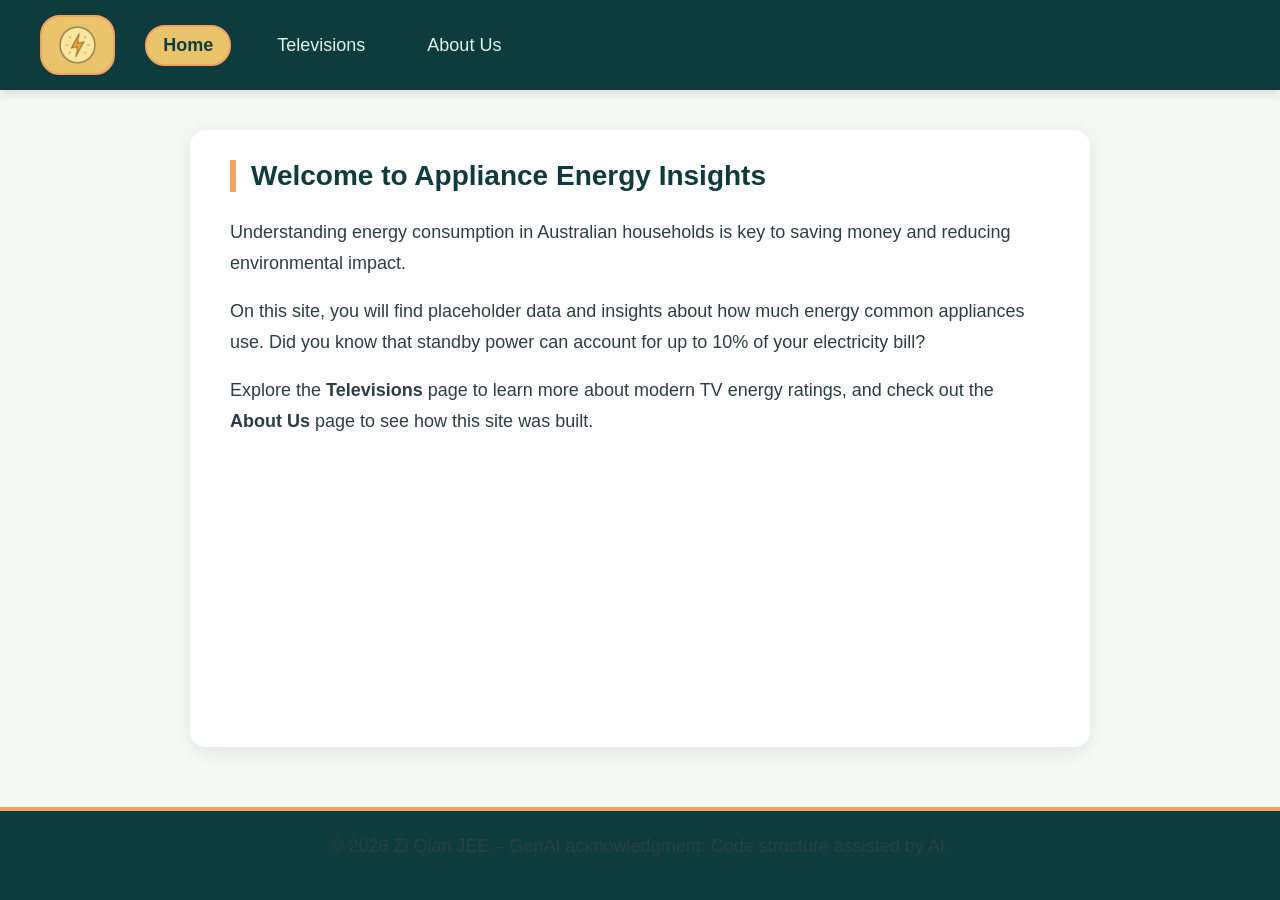
<file: index.html>
<!DOCTYPE html>
<html lang="en">
<head>
  <meta charset="UTF-8">
  <meta name="viewport" content="width=device-width, initial-scale=1.0">
  <title>Home - Appliance Energy</title>
  <link rel="stylesheet" href="style.css">
</head>
<body>
  <nav>
    <a href="index.html" id="nav-logo">
      <img src="PowerIcon.png" alt="Power Logo" id="logo">
    </a>
    <a href="index.html" id="nav-home">Home</a>
    <a href="televisions.html" id="nav-televisions">Televisions</a>
    <a href="about.html" id="nav-about">About Us</a>
  </nav>

  <main>
    <h1>Welcome to Appliance Energy Insights</h1>
    <p>Understanding energy consumption in Australian households is key to saving money and reducing environmental impact.</p>
    <p>On this site, you will find placeholder data and insights about how much energy common appliances use. Did you know that standby power can account for up to 10% of your electricity bill?</p>
    <p>Explore the <strong>Televisions</strong> page to learn more about modern TV energy ratings, and check out the <strong>About Us</strong> page to see how this site was built.</p>
  </main>

  <footer>
    <p>&copy; 2026 Zi Qian JEE – GenAI acknowledgment: Code structure assisted by AI.</p>
  </footer>

  <script src="script.js"></script>
</body>
</html>
</file>
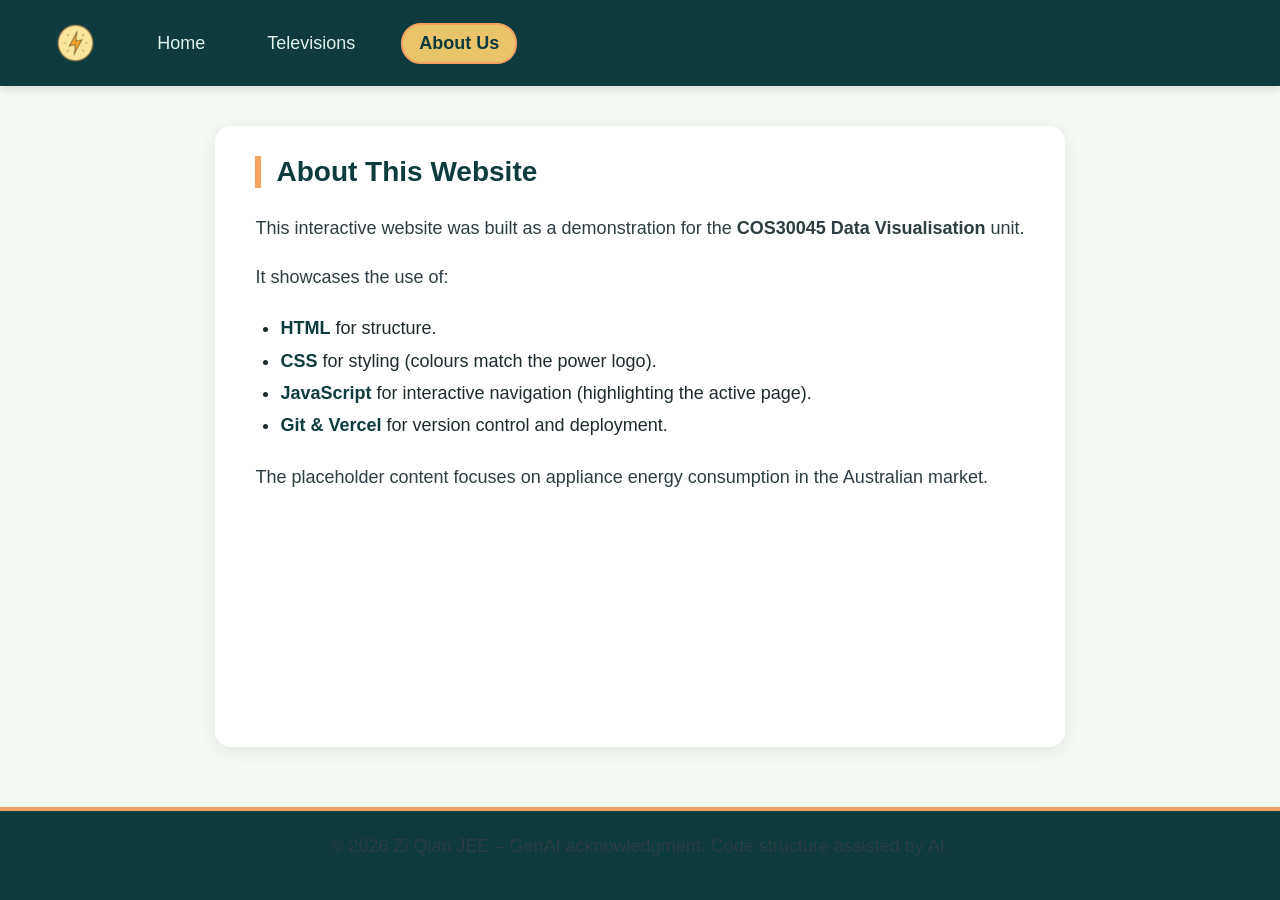
<file: about.html>
<!DOCTYPE html>
<html lang="en">
<head>
  <meta charset="UTF-8">
  <meta name="viewport" content="width=device-width, initial-scale=1.0">
  <title>About Us - Appliance Energy</title>
  <link rel="stylesheet" href="style.css">
</head>
<body>
  <nav>
    <a href="index.html" id="nav-logo">
      <img src="PowerIcon.png" alt="Power Logo" id="logo">
    </a>
    <a href="index.html" id="nav-home">Home</a>
    <a href="televisions.html" id="nav-televisions">Televisions</a>
    <a href="about.html" id="nav-about">About Us</a>
  </nav>

  <main>
    <h1>About This Website</h1>
    <p>This interactive website was built as a demonstration for the <strong>COS30045 Data Visualisation</strong> unit.</p>
    <p>It showcases the use of:</p>
    <ul>
      <li><strong>HTML</strong> for structure.</li>
      <li><strong>CSS</strong> for styling (colours match the power logo).</li>
      <li><strong>JavaScript</strong> for interactive navigation (highlighting the active page).</li>
      <li><strong>Git & Vercel</strong> for version control and deployment.</li>
    </ul>
    <p>The placeholder content focuses on appliance energy consumption in the Australian market.</p>
  </main>

  <footer>
    <p>&copy; 2026 Zi Qian JEE – GenAI acknowledgment: Code structure assisted by AI.</p>
  </footer>

  <script src="script.js"></script>
</body>
</html>
</file>
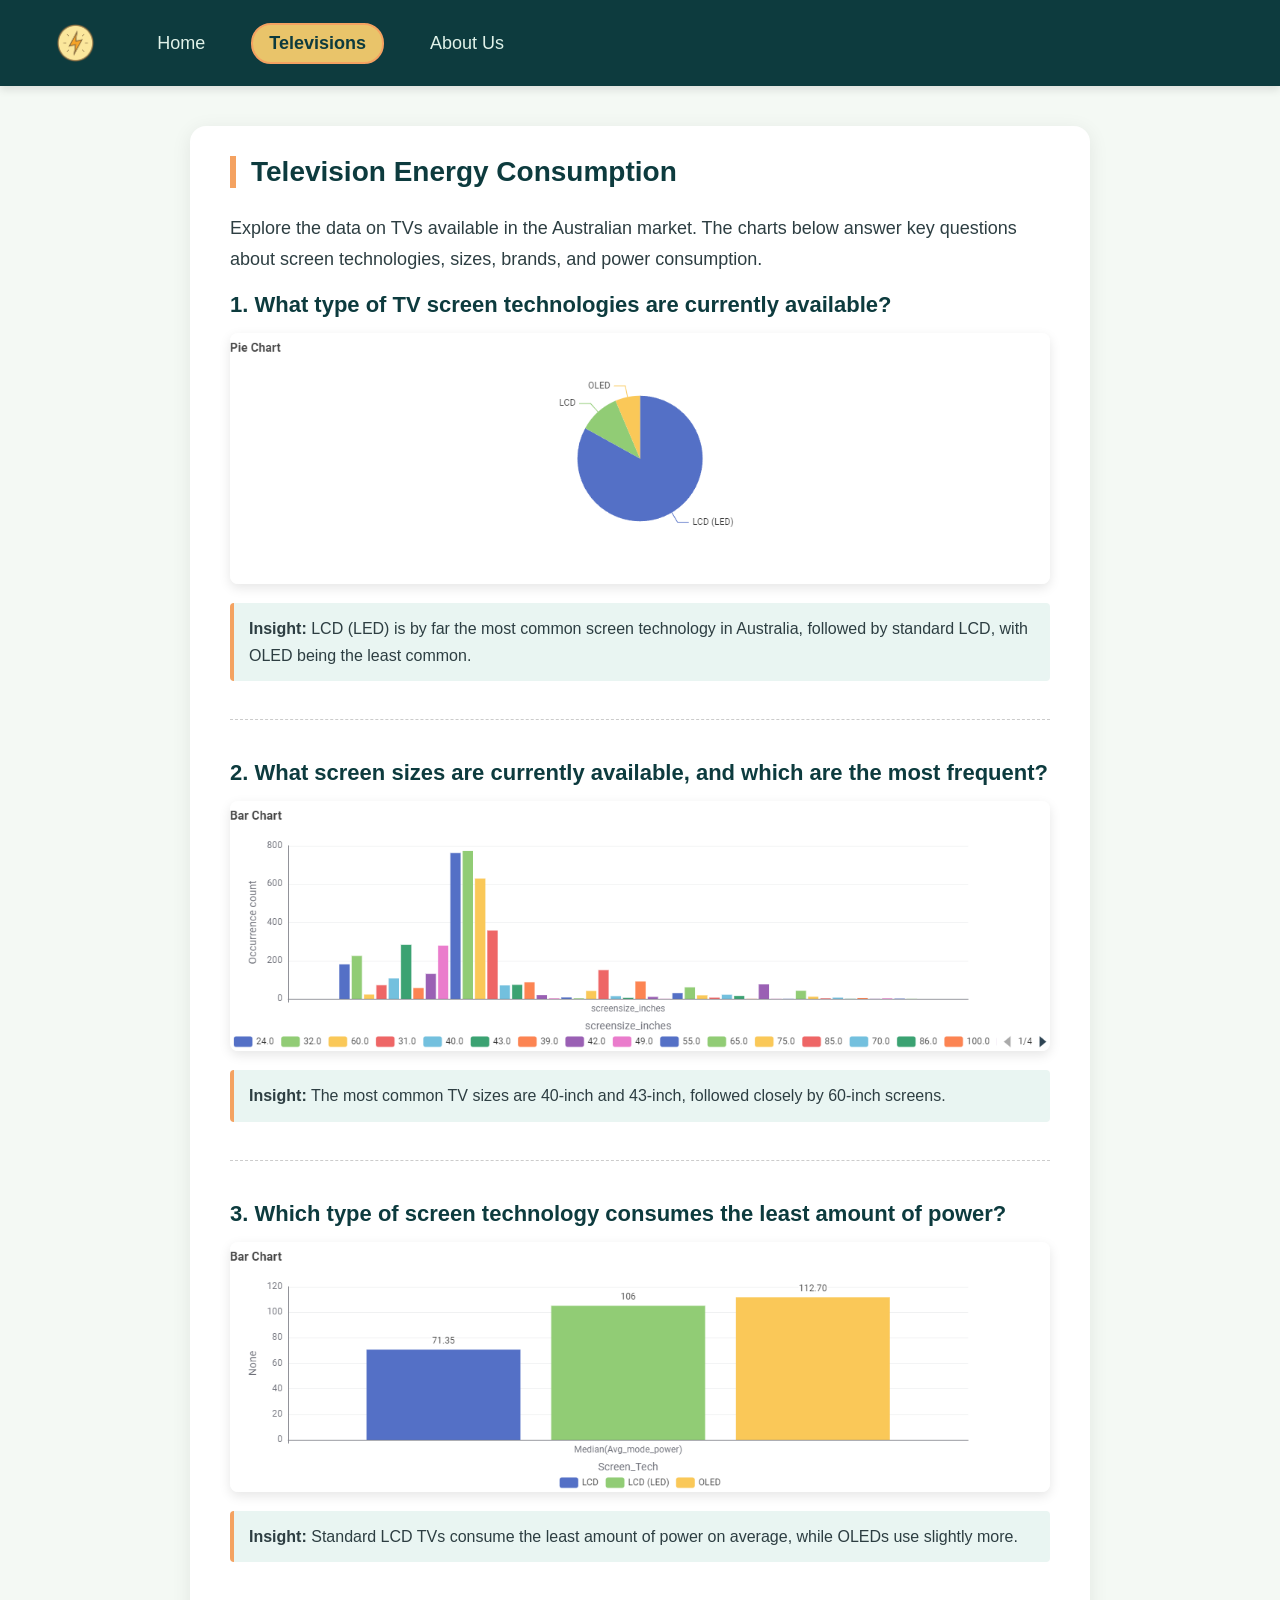
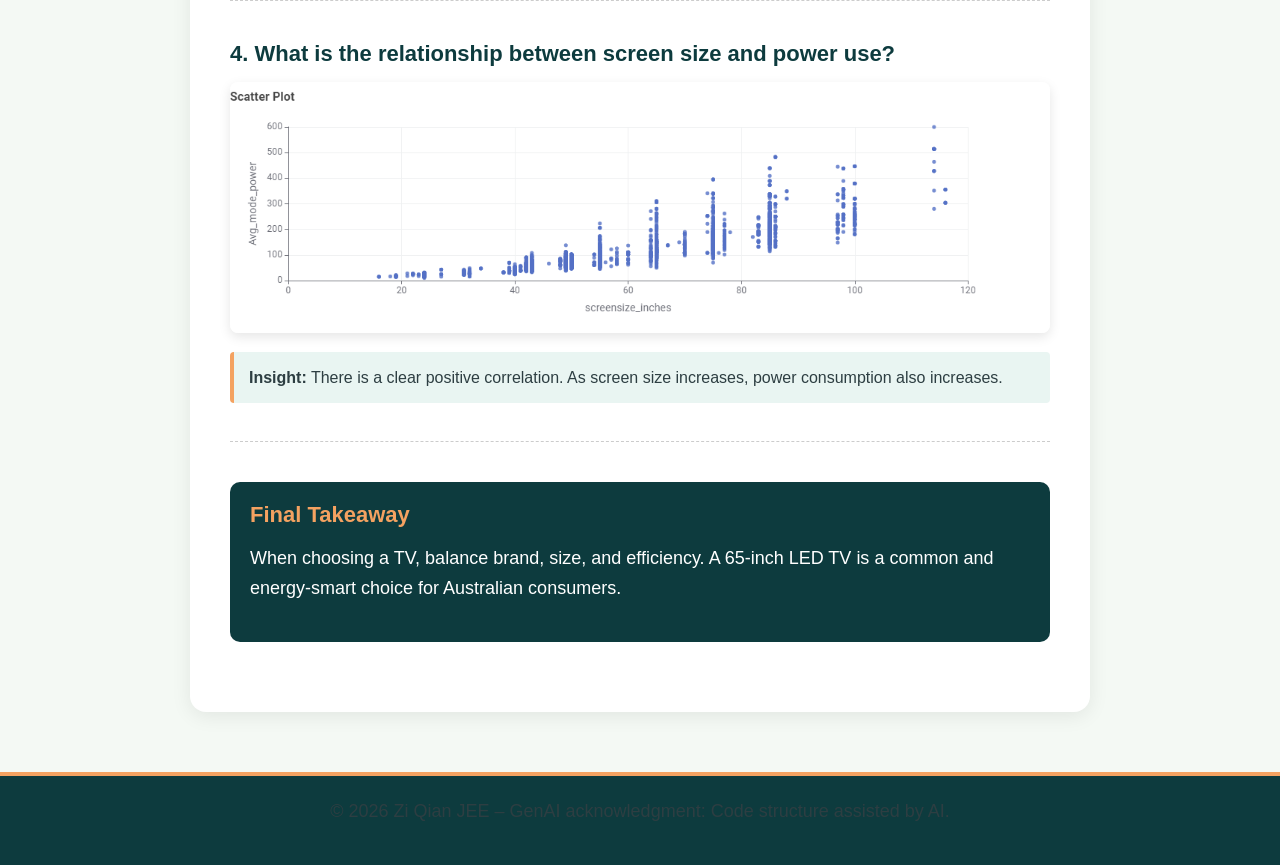
<file: televisions.html>
<!DOCTYPE html>
<html lang="en">
<head>
  <meta charset="UTF-8">
  <meta name="viewport" content="width=device-width, initial-scale=1.0">
  <title>Televisions - Appliance Energy</title>
  <link rel="stylesheet" href="style.css">
</head>
<body>
  <nav>
    <a href="index.html" id="nav-logo">
      <img src="PowerIcon.png" alt="Power Logo" id="logo">
    </a>
    <a href="index.html" id="nav-home">Home</a>
    <a href="televisions.html" id="nav-televisions">Televisions</a>
    <a href="about.html" id="nav-about">About Us</a>
  </nav>

  <main>
    <h1>Television Energy Consumption</h1>
    <p>Explore the data on TVs available in the Australian market. The charts below answer key questions about screen technologies, sizes, brands, and power consumption.</p>

    <!-- Question 1 -->
    <section class="chart-section">
      <h2>1. What type of TV screen technologies are currently available?</h2>
      <img src="chart1.png" alt="Screen Technologies Chart">
      <p class="insight"><strong>Insight:</strong> LCD (LED) is by far the most common screen technology in Australia, followed by standard LCD, with OLED being the least common.</p>
    </section>

    <!-- Question 2 -->
    <section class="chart-section">
      <h2>2. What screen sizes are currently available, and which are the most frequent?</h2>
      <img src="chart2.png" alt="Screen Sizes Chart">
      <p class="insight"><strong>Insight:</strong> The most common TV sizes are 40-inch and 43-inch, followed closely by 60-inch screens.</p>
    </section>

    <!-- Question 3 -->
    <section class="chart-section">
      <h2>3. Which type of screen technology consumes the least amount of power?</h2>
      <img src="chart3.png" alt="Power Consumption by Tech Chart">
      <p class="insight"><strong>Insight:</strong> Standard LCD TVs consume the least amount of power on average, while OLEDs use slightly more.</p>
    </section>

    <!-- Question 4 -->
    <section class="chart-section">
      <h2>4. What is the relationship between screen size and power use?</h2>
      <img src="chart4.png" alt="Screen Size vs Power Chart">
      <p class="insight"><strong>Insight:</strong> There is a clear positive correlation. As screen size increases, power consumption also increases.</p>
    </section>

    <!-- Conclusion --> 
    <section class="chart-section conclusion">
      <h2>Final Takeaway</h2>
      <p>When choosing a TV, balance brand, size, and efficiency. A 65-inch LED TV is a common and energy-smart choice for Australian consumers.</p>
    </section>

  </main>

  <footer>
    <p>&copy; 2026 Zi Qian JEE – GenAI acknowledgment: Code structure assisted by AI.</p>
  </footer>

  <script src="script.js"></script>
</body>
</html>
</file>
<file: style.css>
/* Reset and Base */
* {
  margin: 0;
  padding: 0;
  box-sizing: border-box;
}

body {
  font-family: 'Segoe UI', Tahoma, Geneva, Verdana, sans-serif;
  background-color: #f4f9f4;
  color: #1e2b2e;
  display: flex;
  flex-direction: column;
  min-height: 100vh;
}

/* Navigation */
nav {
  background-color: #0d3b3e; /* Dark teal from logo */
  padding: 15px 40px;
  display: flex;
  align-items: center;
  gap: 30px;
  box-shadow: 0 4px 8px rgba(0,0,0,0.1);
}

#logo {
  height: 40px;
  width: auto;
  display: block;
}

nav a {
  color: #e0f2e9;
  text-decoration: none;
  font-size: 18px;
  font-weight: 500;
  padding: 8px 16px;
  border-radius: 20px;
  transition: all 0.3s ease;
}

/* Mouse-over feedback */
nav a:hover {
  background-color: #f4a261; /* Warm accent colour (matches logo's secondary) */
  color: #0d3b3e;
  transform: scale(1.05);
}

/* Active page feedback */
nav a.active {
  background-color: #e9c46a;
  color: #0d3b3e;
  font-weight: bold;
  border: 2px solid #f4a261;
}

/* Main Content */
main {
  flex: 1;
  max-width: 900px;
  margin: 40px auto;
  padding: 30px 40px;
  background-color: white;
  border-radius: 16px;
  box-shadow: 0 4px 20px rgba(0, 0, 0, 0.08);
}

h1 {
  color: #0d3b3e;
  border-left: 6px solid #f4a261;
  padding-left: 15px;
  margin-bottom: 25px;
  font-size: 28px;
}

p {
  font-size: 18px;
  line-height: 1.7;
  margin-bottom: 18px;
  color: #2d3e42;
}

ul {
  margin: 20px 0 20px 25px;
  font-size: 18px;
  line-height: 1.8;
}

li strong {
  color: #0d3b3e;
}

/* Footer */
footer {
  background-color: #0d3b3e;
  color: #cbdcd6;
  text-align: center;
  padding: 20px 0;
  font-size: 14px;
  border-top: 4px solid #f4a261;
  margin-top: 20px;
}

/* Chart Sections */
.chart-section {
  margin-bottom: 40px;
  padding-bottom: 20px;
  border-bottom: 1px dashed #ccc;
}

.chart-section h2 {
  color: #0d3b3e;
  font-size: 22px;
  margin-bottom: 15px;
}

.chart-section img {
  max-width: 100%;
  height: auto;
  border-radius: 8px;
  box-shadow: 0 4px 12px rgba(0,0,0,0.1);
  margin-bottom: 15px;
}

.insight {
  background-color: #e9f5f2;
  border-left: 4px solid #f4a261;
  padding: 12px 15px;
  border-radius: 4px;
  font-size: 16px;
}

.conclusion {
  border-bottom: none;
  background-color: #0d3b3e;
  color: white;
  padding: 20px;
  border-radius: 10px;
}

.conclusion h2 {
  color: #f4a261;
}

.conclusion p {
  color: white;
}
</file>
